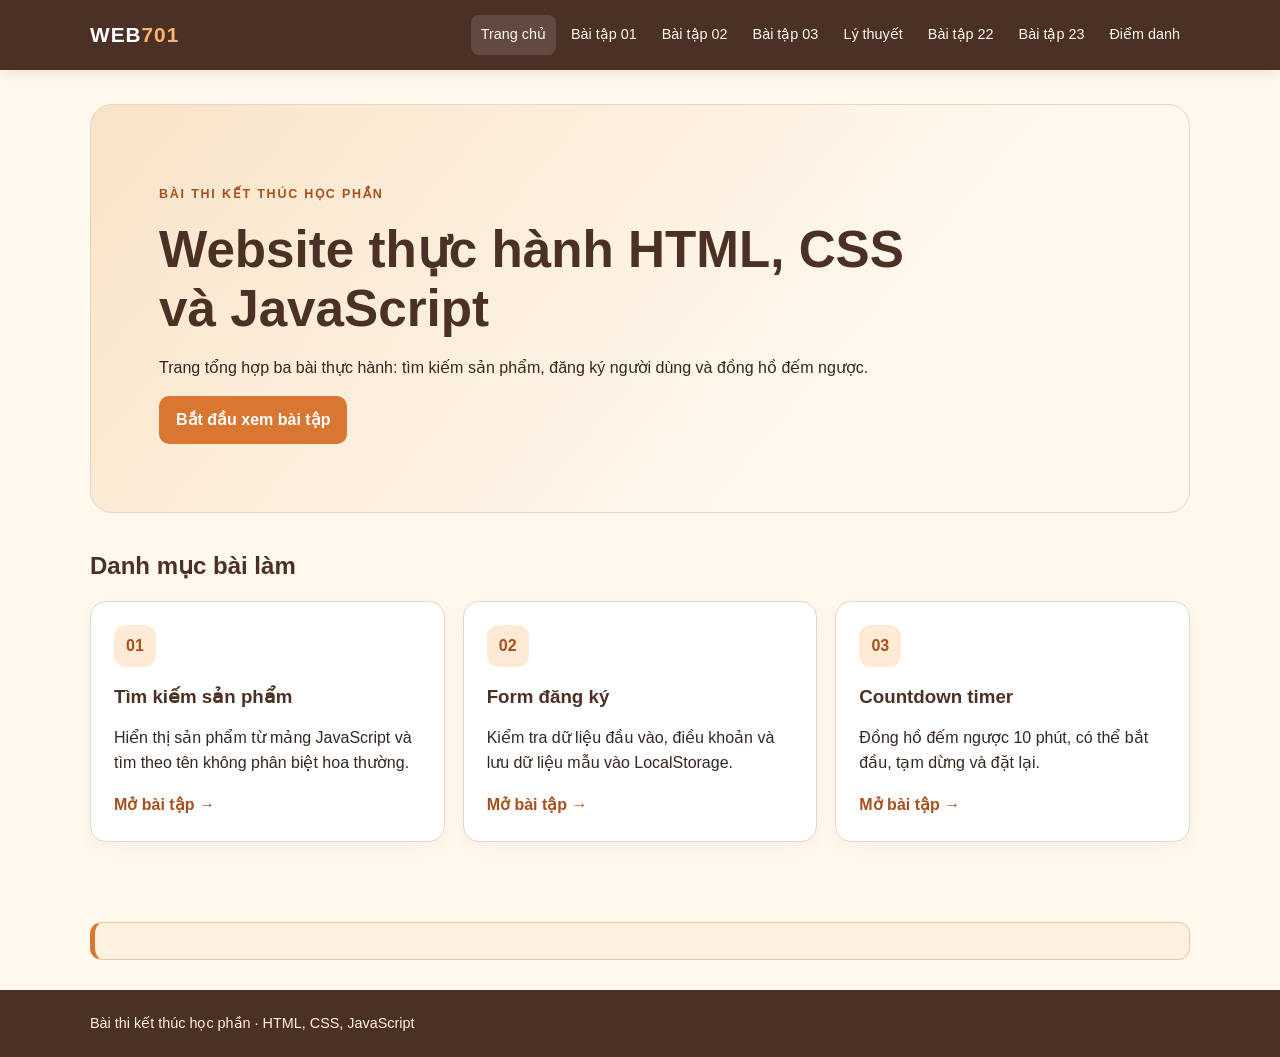
<file: index.html>
<!DOCTYPE html>
<html lang="vi">
<head>
  <meta charset="UTF-8">
  <meta name="viewport" content="width=device-width, initial-scale=1.0">
  <title>Trang chủ | Bài thi kết thúc học phần</title>
  <link rel="stylesheet" href="css/style.css">
  <script src="js/script.js" defer></script>
</head>
<body>
  <header class="site-header">
    <div class="container header-inner">
      <a class="brand" href="index.html">WEB<span>701</span></a>
      <button class="menu-toggle" type="button" aria-label="Mở menu" aria-expanded="false">☰</button>
      <nav class="main-nav" aria-label="Menu chính">
        <a href="index.html" aria-current="page">Trang chủ</a>
        <a href="baitap01.html">Bài tập 01</a>
        <a href="baitap02.html">Bài tập 02</a>
        <a href="baitap03.html">Bài tập 03</a>
        <a href="about.html">Lý thuyết</a>
        <a href="baitap22.html">Bài tập 22</a>
        <a href="baitap23.html">Bài tập 23</a>
        <a href="contact.html">Điểm danh</a>
      </nav>
    </div>
  </header>
  <main class="container">
    <section class="hero">
      <p class="eyebrow">BÀI THI KẾT THÚC HỌC PHẦN</p>
      <h1>Website thực hành HTML, CSS và JavaScript</h1>
      <p>Trang tổng hợp ba bài thực hành: tìm kiếm sản phẩm, đăng ký người dùng và đồng hồ đếm ngược.</p>
      <a class="button" href="baitap01.html">Bắt đầu xem bài tập</a>
    </section>
    <section class="section">
      <h2>Danh mục bài làm</h2>
      <div class="card-grid">
        <article class="card"><span class="card-number">01</span><h3>Tìm kiếm sản phẩm</h3><p>Hiển thị sản phẩm từ mảng JavaScript và tìm theo tên không phân biệt hoa thường.</p><a href="baitap01.html">Mở bài tập →</a></article>
        <article class="card"><span class="card-number">02</span><h3>Form đăng ký</h3><p>Kiểm tra dữ liệu đầu vào, điều khoản và lưu dữ liệu mẫu vào LocalStorage.</p><a href="baitap02.html">Mở bài tập →</a></article>
        <article class="card"><span class="card-number">03</span><h3>Countdown timer</h3><p>Đồng hồ đếm ngược 10 phút, có thể bắt đầu, tạm dừng và đặt lại.</p><a href="baitap03.html">Mở bài tập →</a></article>
      </div>
    </section>
    <section class="notice">
    </section>
  </main>
  <footer class="site-footer"><div class="container">Bài thi kết thúc học phần · HTML, CSS, JavaScript</div></footer>
</body>
</html>
</file>
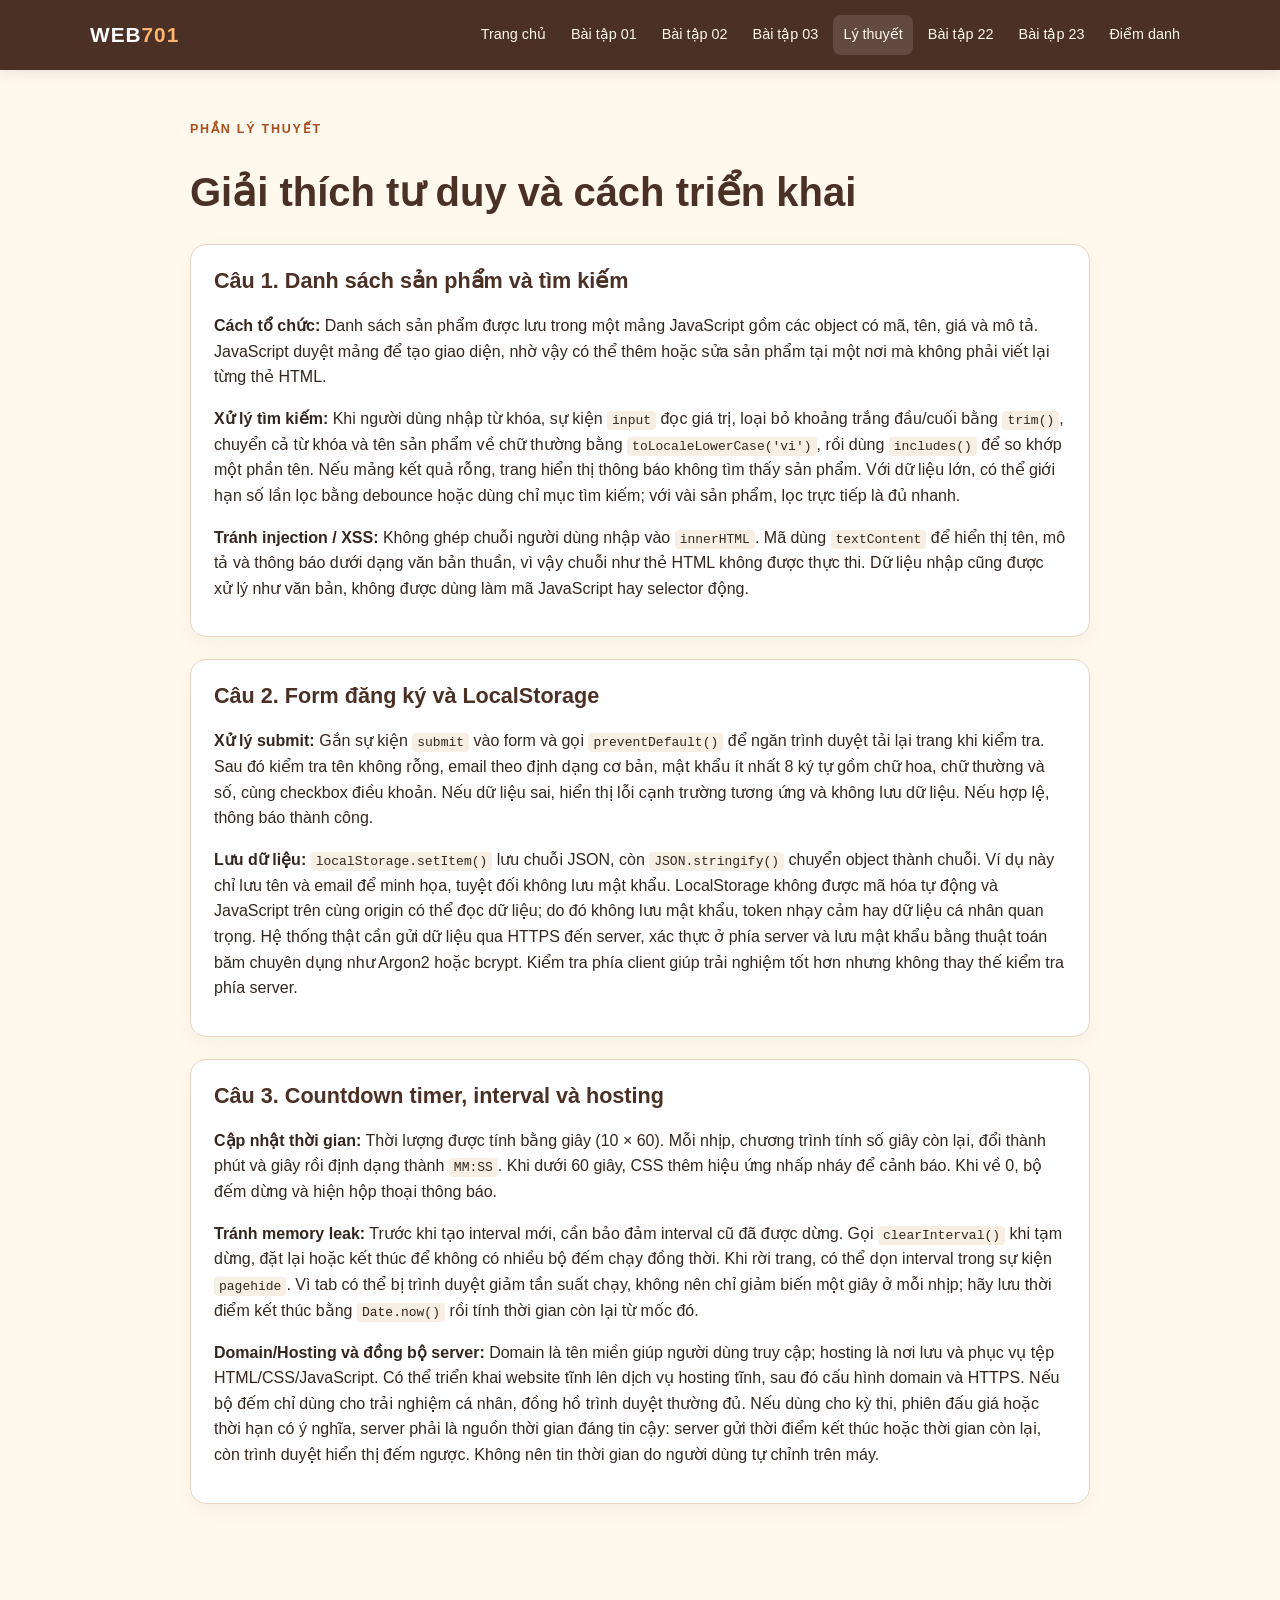
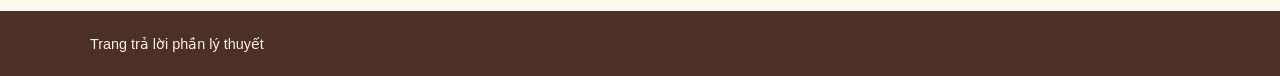
<file: about.html>
<!DOCTYPE html>
<html lang="vi">
<head><meta charset="UTF-8"><meta name="viewport" content="width=device-width, initial-scale=1.0"><title>Trả lời lý thuyết</title><link rel="stylesheet" href="css/style.css"><script src="js/script.js" defer></script></head>
<body>
<header class="site-header"><div class="container header-inner"><a class="brand" href="index.html">WEB<span>701</span></a><button class="menu-toggle" type="button" aria-label="Mở menu" aria-expanded="false">☰</button><nav class="main-nav" aria-label="Menu chính"><a href="index.html">Trang chủ</a><a href="baitap01.html">Bài tập 01</a><a href="baitap02.html">Bài tập 02</a><a href="baitap03.html">Bài tập 03</a><a href="about.html" aria-current="page">Lý thuyết</a><a href="baitap22.html">Bài tập 22</a><a href="baitap23.html">Bài tập 23</a><a href="contact.html">Điểm danh</a></nav></div></header>
<main class="container section theory">
<p class="eyebrow">PHẦN LÝ THUYẾT</p><h1>Giải thích tư duy và cách triển khai</h1>
<article class="theory-block"><h2>Câu 1. Danh sách sản phẩm và tìm kiếm</h2>
<p><strong>Cách tổ chức:</strong> Danh sách sản phẩm được lưu trong một mảng JavaScript gồm các object có mã, tên, giá và mô tả. JavaScript duyệt mảng để tạo giao diện, nhờ vậy có thể thêm hoặc sửa sản phẩm tại một nơi mà không phải viết lại từng thẻ HTML.</p>
<p><strong>Xử lý tìm kiếm:</strong> Khi người dùng nhập từ khóa, sự kiện <code>input</code> đọc giá trị, loại bỏ khoảng trắng đầu/cuối bằng <code>trim()</code>, chuyển cả từ khóa và tên sản phẩm về chữ thường bằng <code>toLocaleLowerCase('vi')</code>, rồi dùng <code>includes()</code> để so khớp một phần tên. Nếu mảng kết quả rỗng, trang hiển thị thông báo không tìm thấy sản phẩm. Với dữ liệu lớn, có thể giới hạn số lần lọc bằng debounce hoặc dùng chỉ mục tìm kiếm; với vài sản phẩm, lọc trực tiếp là đủ nhanh.</p>
<p><strong>Tránh injection / XSS:</strong> Không ghép chuỗi người dùng nhập vào <code>innerHTML</code>. Mã dùng <code>textContent</code> để hiển thị tên, mô tả và thông báo dưới dạng văn bản thuần, vì vậy chuỗi như thẻ HTML không được thực thi. Dữ liệu nhập cũng được xử lý như văn bản, không được dùng làm mã JavaScript hay selector động.</p></article>
<article class="theory-block"><h2>Câu 2. Form đăng ký và LocalStorage</h2>
<p><strong>Xử lý submit:</strong> Gắn sự kiện <code>submit</code> vào form và gọi <code>preventDefault()</code> để ngăn trình duyệt tải lại trang khi kiểm tra. Sau đó kiểm tra tên không rỗng, email theo định dạng cơ bản, mật khẩu ít nhất 8 ký tự gồm chữ hoa, chữ thường và số, cùng checkbox điều khoản. Nếu dữ liệu sai, hiển thị lỗi cạnh trường tương ứng và không lưu dữ liệu. Nếu hợp lệ, thông báo thành công.</p>
<p><strong>Lưu dữ liệu:</strong> <code>localStorage.setItem()</code> lưu chuỗi JSON, còn <code>JSON.stringify()</code> chuyển object thành chuỗi. Ví dụ này chỉ lưu tên và email để minh họa, tuyệt đối không lưu mật khẩu. LocalStorage không được mã hóa tự động và JavaScript trên cùng origin có thể đọc dữ liệu; do đó không lưu mật khẩu, token nhạy cảm hay dữ liệu cá nhân quan trọng. Hệ thống thật cần gửi dữ liệu qua HTTPS đến server, xác thực ở phía server và lưu mật khẩu bằng thuật toán băm chuyên dụng như Argon2 hoặc bcrypt. Kiểm tra phía client giúp trải nghiệm tốt hơn nhưng không thay thế kiểm tra phía server.</p></article>
<article class="theory-block"><h2>Câu 3. Countdown timer, interval và hosting</h2>
<p><strong>Cập nhật thời gian:</strong> Thời lượng được tính bằng giây (10 × 60). Mỗi nhịp, chương trình tính số giây còn lại, đổi thành phút và giây rồi định dạng thành <code>MM:SS</code>. Khi dưới 60 giây, CSS thêm hiệu ứng nhấp nháy để cảnh báo. Khi về 0, bộ đếm dừng và hiện hộp thoại thông báo.</p>
<p><strong>Tránh memory leak:</strong> Trước khi tạo interval mới, cần bảo đảm interval cũ đã được dừng. Gọi <code>clearInterval()</code> khi tạm dừng, đặt lại hoặc kết thúc để không có nhiều bộ đếm chạy đồng thời. Khi rời trang, có thể dọn interval trong sự kiện <code>pagehide</code>. Vì tab có thể bị trình duyệt giảm tần suất chạy, không nên chỉ giảm biến một giây ở mỗi nhịp; hãy lưu thời điểm kết thúc bằng <code>Date.now()</code> rồi tính thời gian còn lại từ mốc đó.</p>
<p><strong>Domain/Hosting và đồng bộ server:</strong> Domain là tên miền giúp người dùng truy cập; hosting là nơi lưu và phục vụ tệp HTML/CSS/JavaScript. Có thể triển khai website tĩnh lên dịch vụ hosting tĩnh, sau đó cấu hình domain và HTTPS. Nếu bộ đếm chỉ dùng cho trải nghiệm cá nhân, đồng hồ trình duyệt thường đủ. Nếu dùng cho kỳ thi, phiên đấu giá hoặc thời hạn có ý nghĩa, server phải là nguồn thời gian đáng tin cậy: server gửi thời điểm kết thúc hoặc thời gian còn lại, còn trình duyệt hiển thị đếm ngược. Không nên tin thời gian do người dùng tự chỉnh trên máy.</p></article>
</main><footer class="site-footer"><div class="container">Trang trả lời phần lý thuyết</div></footer>
</body></html>
</file>
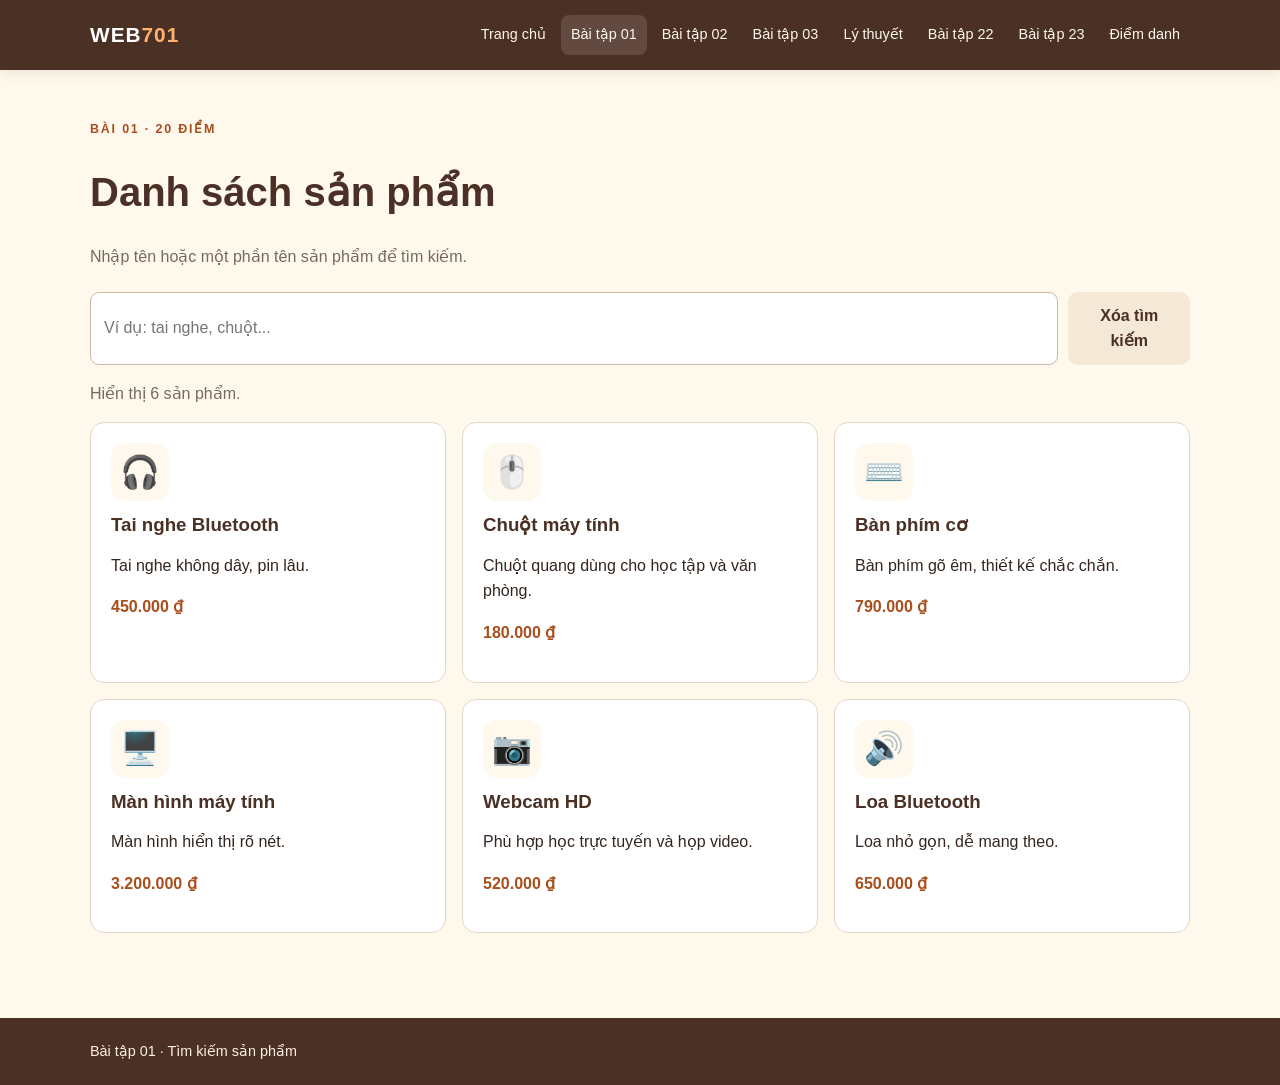
<file: baitap01.html>
<!DOCTYPE html>
<html lang="vi">
<head>
  <meta charset="UTF-8"><meta name="viewport" content="width=device-width, initial-scale=1.0">
  <title>Bài tập 01 | Tìm kiếm sản phẩm</title><link rel="stylesheet" href="css/style.css"><script src="js/script.js" defer></script>
</head>
<body data-page="products">
<header class="site-header"><div class="container header-inner"><a class="brand" href="index.html">WEB<span>701</span></a><button class="menu-toggle" type="button" aria-label="Mở menu" aria-expanded="false">☰</button><nav class="main-nav" aria-label="Menu chính"><a href="index.html">Trang chủ</a><a href="baitap01.html" aria-current="page">Bài tập 01</a><a href="baitap02.html">Bài tập 02</a><a href="baitap03.html">Bài tập 03</a><a href="about.html">Lý thuyết</a><a href="baitap22.html">Bài tập 22</a><a href="baitap23.html">Bài tập 23</a><a href="contact.html">Điểm danh</a></nav></div></header>
<main class="container section">
  <p class="eyebrow">BÀI 01 · 20 ĐIỂM</p><h1>Danh sách sản phẩm</h1><p class="muted">Nhập tên hoặc một phần tên sản phẩm để tìm kiếm.</p>
  <div class="search-bar"><label class="sr-only" for="product-search">Tìm sản phẩm</label><input id="product-search" type="search" placeholder="Ví dụ: tai nghe, chuột..." autocomplete="off"><button id="clear-search" class="button button-secondary" type="button">Xóa tìm kiếm</button></div>
  <p id="product-count" class="muted" aria-live="polite"></p><div id="product-list" class="product-grid" aria-live="polite"></div>
</main><footer class="site-footer"><div class="container">Bài tập 01 · Tìm kiếm sản phẩm</div></footer>
</body></html>
</file>
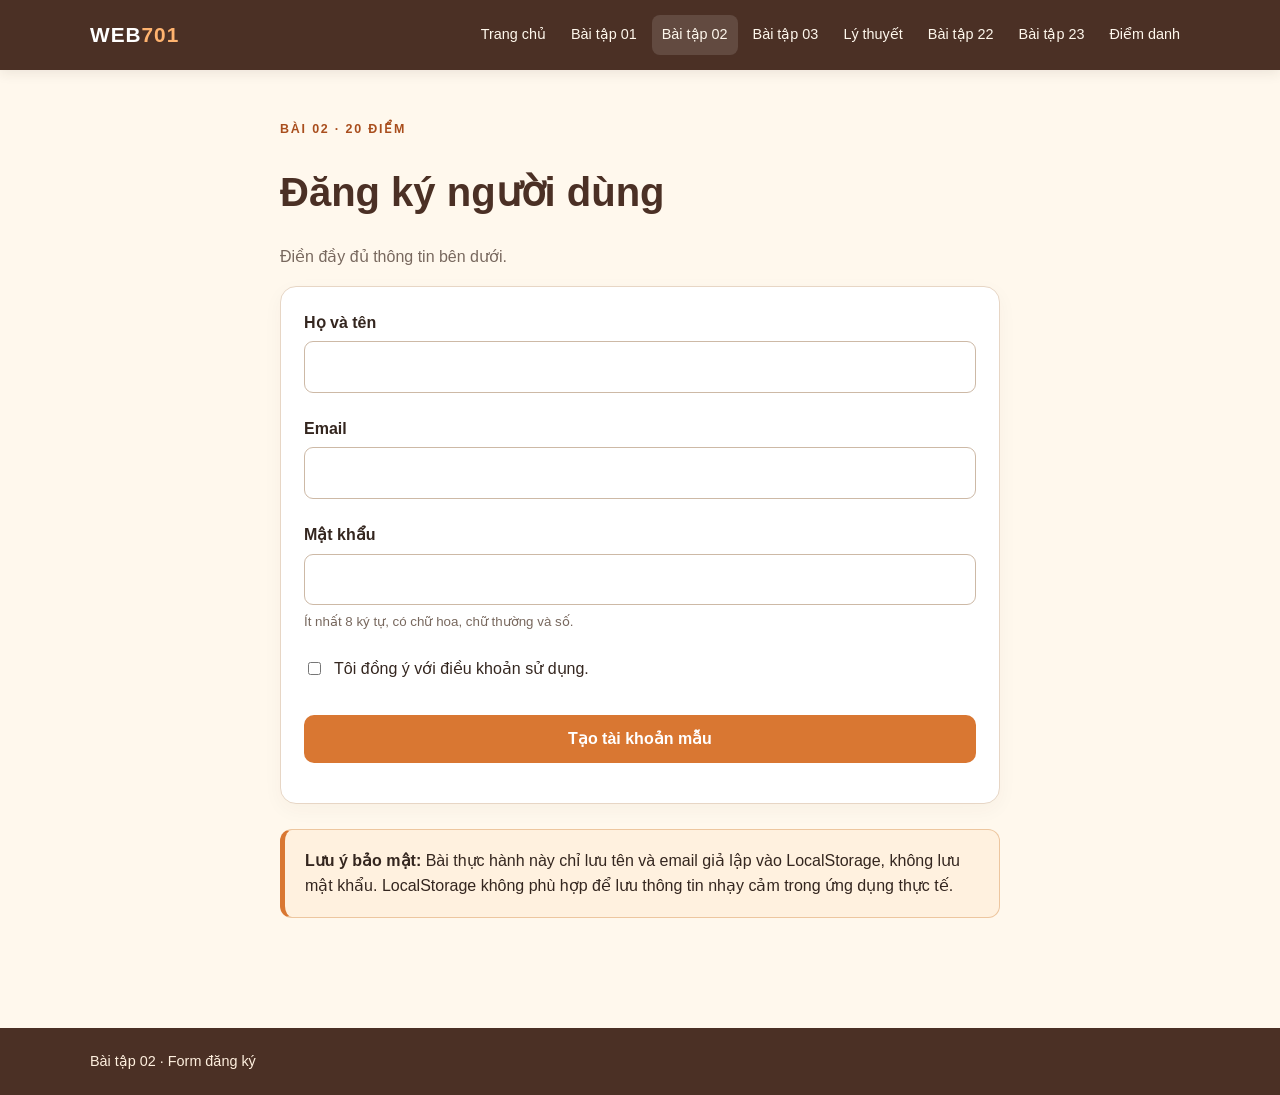
<file: baitap02.html>
<!DOCTYPE html>
<html lang="vi">
<head><meta charset="UTF-8"><meta name="viewport" content="width=device-width, initial-scale=1.0"><title>Bài tập 02 | Đăng ký</title><link rel="stylesheet" href="css/style.css"><script src="js/script.js" defer></script></head>
<body data-page="register">
<header class="site-header"><div class="container header-inner"><a class="brand" href="index.html">WEB<span>701</span></a><button class="menu-toggle" type="button" aria-label="Mở menu" aria-expanded="false">☰</button><nav class="main-nav" aria-label="Menu chính"><a href="index.html">Trang chủ</a><a href="baitap01.html">Bài tập 01</a><a href="baitap02.html" aria-current="page">Bài tập 02</a><a href="baitap03.html">Bài tập 03</a><a href="about.html">Lý thuyết</a><a href="baitap22.html">Bài tập 22</a><a href="baitap23.html">Bài tập 23</a><a href="contact.html">Điểm danh</a></nav></div></header>
<main class="container section narrow">
  <p class="eyebrow">BÀI 02 · 20 ĐIỂM</p><h1>Đăng ký người dùng</h1><p class="muted">Điền đầy đủ thông tin bên dưới.</p>
  <form id="register-form" class="form-card" novalidate>
    <div class="form-group"><label for="full-name">Họ và tên</label><input id="full-name" name="fullName" type="text" maxlength="100" required autocomplete="name"><small class="field-error" id="name-error"></small></div>
    <div class="form-group"><label for="email">Email</label><input id="email" name="email" type="email" maxlength="254" required autocomplete="email"><small class="field-error" id="email-error"></small></div>
    <div class="form-group"><label for="password">Mật khẩu</label><input id="password" name="password" type="password" minlength="8" required autocomplete="new-password" aria-describedby="password-help"><small id="password-help" class="muted">Ít nhất 8 ký tự, có chữ hoa, chữ thường và số.</small><small class="field-error" id="password-error"></small></div>
    <label class="checkbox-row"><input id="terms" name="terms" type="checkbox" required> Tôi đồng ý với điều khoản sử dụng.</label><small class="field-error" id="terms-error"></small>
    <button class="button full-width" type="submit">Tạo tài khoản mẫu</button><p id="register-message" class="form-message" role="status" aria-live="polite"></p>
  </form>
  <div class="notice"><strong>Lưu ý bảo mật:</strong> Bài thực hành này chỉ lưu tên và email giả lập vào LocalStorage, không lưu mật khẩu. LocalStorage không phù hợp để lưu thông tin nhạy cảm trong ứng dụng thực tế.</div>
</main><footer class="site-footer"><div class="container">Bài tập 02 · Form đăng ký</div></footer>
</body></html>
</file>
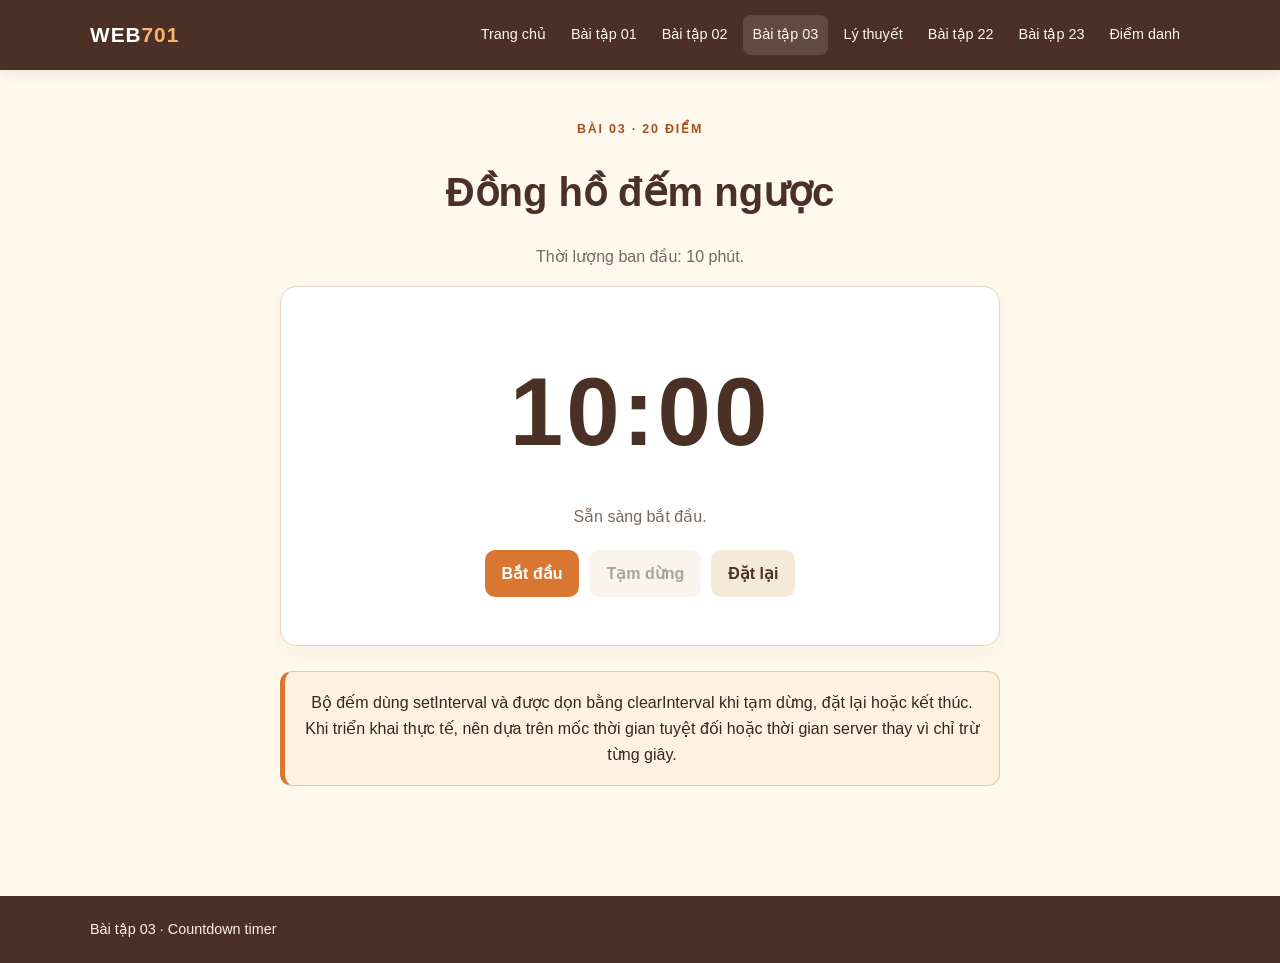
<file: baitap03.html>
<!DOCTYPE html>
<html lang="vi">
<head><meta charset="UTF-8"><meta name="viewport" content="width=device-width, initial-scale=1.0"><title>Bài tập 03 | Countdown</title><link rel="stylesheet" href="css/style.css"><script src="js/script.js" defer></script></head>
<body data-page="timer">
<header class="site-header"><div class="container header-inner"><a class="brand" href="index.html">WEB<span>701</span></a><button class="menu-toggle" type="button" aria-label="Mở menu" aria-expanded="false">☰</button><nav class="main-nav" aria-label="Menu chính"><a href="index.html">Trang chủ</a><a href="baitap01.html">Bài tập 01</a><a href="baitap02.html">Bài tập 02</a><a href="baitap03.html" aria-current="page">Bài tập 03</a><a href="about.html">Lý thuyết</a><a href="baitap22.html">Bài tập 22</a><a href="baitap23.html">Bài tập 23</a><a href="contact.html">Điểm danh</a></nav></div></header>
<main class="container section narrow timer-section">
  <p class="eyebrow">BÀI 03 · 20 ĐIỂM</p><h1>Đồng hồ đếm ngược</h1><p class="muted">Thời lượng ban đầu: 10 phút.</p>
  <section class="timer-card"><div id="timer-display" class="timer-display" role="timer" aria-live="off">10:00</div><p id="timer-status" class="muted" aria-live="polite">Sẵn sàng bắt đầu.</p><div class="timer-actions"><button id="timer-start" class="button" type="button">Bắt đầu</button><button id="timer-pause" class="button button-secondary" type="button" disabled>Tạm dừng</button><button id="timer-reset" class="button button-secondary" type="button">Đặt lại</button></div></section>
  <p class="notice">Bộ đếm dùng setInterval và được dọn bằng clearInterval khi tạm dừng, đặt lại hoặc kết thúc. Khi triển khai thực tế, nên dựa trên mốc thời gian tuyệt đối hoặc thời gian server thay vì chỉ trừ từng giây.</p>
</main><footer class="site-footer"><div class="container">Bài tập 03 · Countdown timer</div></footer>
</body></html>
</file>
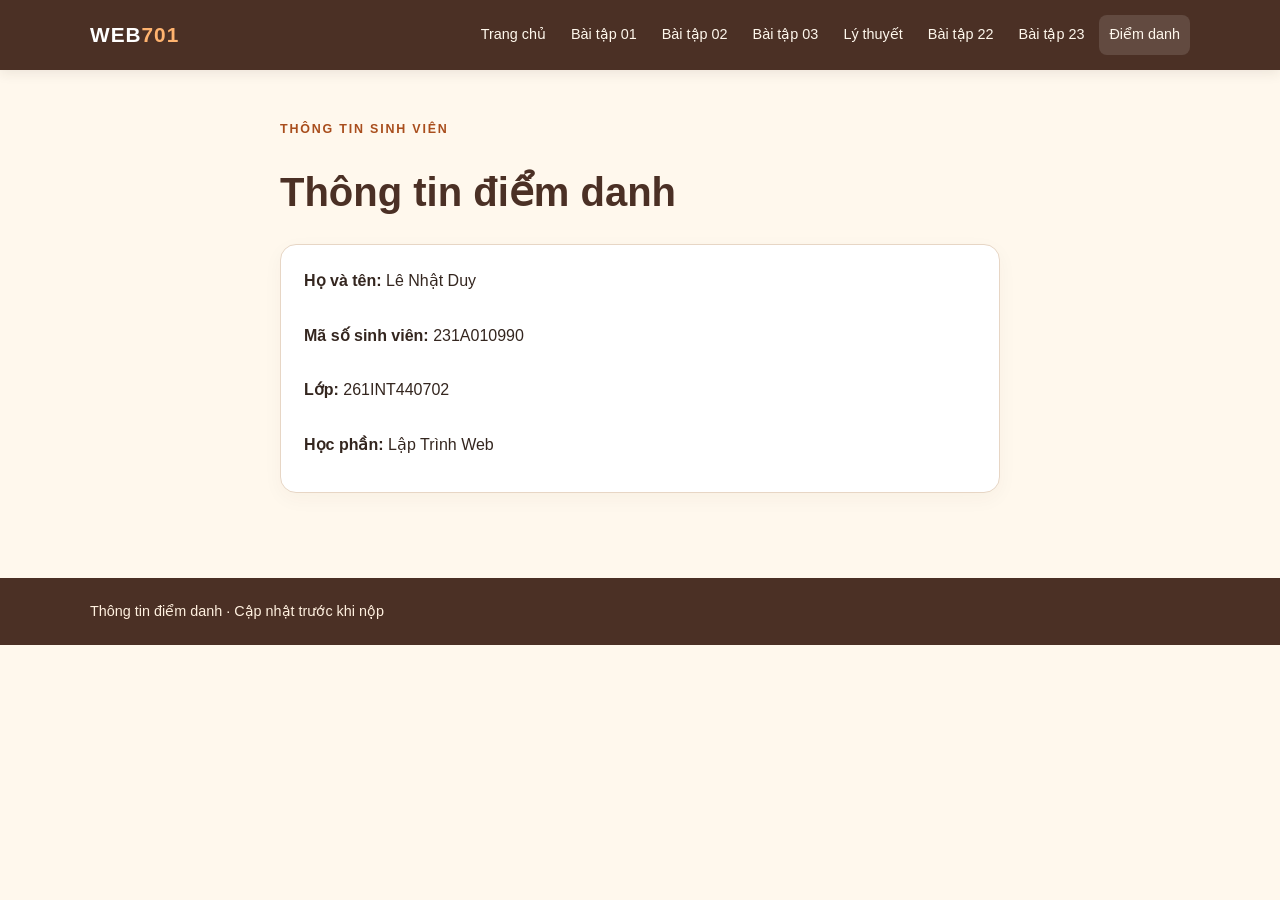
<file: contact.html>
<!DOCTYPE html>
<html lang="vi">
<head><meta charset="UTF-8"><meta name="viewport" content="width=device-width, initial-scale=1.0"><title>Thông tin điểm danh</title><link rel="stylesheet" href="css/style.css"><script src="js/script.js" defer></script></head>
<body>
<header class="site-header"><div class="container header-inner"><a class="brand" href="index.html">WEB<span>701</span></a><button class="menu-toggle" type="button" aria-label="Mở menu" aria-expanded="false">☰</button><nav class="main-nav" aria-label="Menu chính"><a href="index.html">Trang chủ</a><a href="baitap01.html">Bài tập 01</a><a href="baitap02.html">Bài tập 02</a><a href="baitap03.html">Bài tập 03</a><a href="about.html">Lý thuyết</a><a href="baitap22.html">Bài tập 22</a><a href="baitap23.html">Bài tập 23</a><a href="contact.html" aria-current="page">Điểm danh</a></nav></div></header>
<main class="container section narrow"><p class="eyebrow">THÔNG TIN SINH VIÊN</p><h1>Thông tin điểm danh</h1>
<div class="form-card attendance">
<p><strong>Họ và tên:</strong> Lê Nhật Duy</p>
<p><strong>Mã số sinh viên:</strong> 231A010990</p>
<p><strong>Lớp:</strong> 261INT440702</p>
<p><strong>Học phần:</strong> Lập Trình Web</p>

</div></main><footer class="site-footer"><div class="container">Thông tin điểm danh · Cập nhật trước khi nộp</div></footer>
</body></html>
</file>
<file: css/style.css>
:root{--cream:#fff8ed;--cream-dark:#f4e8d6;--orange:#d97732;--orange-dark:#a94e1d;--brown:#4b3025;--text:#34261f;--muted:#78685e;--white:#fff;--border:#e7d6c5;--success:#26734d;--danger:#b42318}
*{box-sizing:border-box}html{scroll-behavior:smooth}body{margin:0;background:var(--cream);color:var(--text);font-family:Arial,Helvetica,sans-serif;line-height:1.6}a{color:var(--orange-dark)}a:hover{color:var(--brown)}.container{width:min(1100px,92%);margin-inline:auto}.site-header{background:var(--brown);color:white;position:sticky;top:0;z-index:10;box-shadow:0 3px 12px #34261f18}.header-inner{min-height:70px;display:flex;align-items:center;justify-content:space-between;gap:20px}.brand{font-size:1.3rem;font-weight:800;letter-spacing:1px;color:white;text-decoration:none;white-space:nowrap}.brand span{color:#ffb36f}.main-nav{display:flex;flex-wrap:wrap;align-items:center;gap:5px}.main-nav a{color:#fff8ed;text-decoration:none;padding:8px 10px;border-radius:8px;font-size:.9rem}.main-nav a:hover,.main-nav a[aria-current=page]{background:#ffffff20}.menu-toggle{display:none;border:1px solid #ffffff70;background:transparent;color:white;padding:7px 10px;border-radius:8px;font-size:1.2rem}.hero{margin-top:34px;padding:clamp(28px,6vw,68px);border-radius:22px;background:linear-gradient(130deg,#f9e3c8,#fff8ed 68%);border:1px solid var(--border)}.hero h1{font-size:clamp(2rem,5vw,3.2rem);line-height:1.15;max-width:750px;margin:.3em 0}.hero p{max-width:720px}.eyebrow{font-size:.78rem;font-weight:800;letter-spacing:1.8px;color:var(--orange-dark)}h1,h2,h3{line-height:1.25;color:var(--brown)}h1{font-size:clamp(1.8rem,4vw,2.5rem)}h2{margin-top:0}.section{padding-top:38px;padding-bottom:55px}.card-grid{display:grid;grid-template-columns:repeat(3,minmax(0,1fr));gap:18px}.card,.form-card,.timer-card,.theory-block{background:var(--white);border:1px solid var(--border);border-radius:16px;padding:23px;box-shadow:0 6px 20px #4b30250a}.card-number{display:inline-grid;place-items:center;background:#ffead6;color:var(--orange-dark);width:42px;height:42px;border-radius:12px;font-weight:800}.card h3{margin-bottom:8px}.card a{font-weight:700;text-decoration:none}.button{display:inline-flex;align-items:center;justify-content:center;border:0;border-radius:10px;background:var(--orange);color:white;font-weight:700;text-decoration:none;padding:11px 17px;cursor:pointer;font:inherit;font-weight:700}.button:hover{background:var(--orange-dark);color:white}.button:disabled{opacity:.45;cursor:not-allowed}.button-secondary{background:var(--cream-dark);color:var(--brown)}.button-secondary:hover{background:#ead5be;color:var(--brown)}.notice{margin:25px 0;padding:18px 20px;border:1px solid #edc69f;border-left:5px solid var(--orange);background:#fff1df;border-radius:12px}.muted{color:var(--muted)}.search-bar{display:flex;gap:10px;margin:22px 0 10px}.search-bar input,.form-group input{width:100%;padding:12px 13px;border:1px solid #cdb9a6;border-radius:9px;background:#fff;font:inherit;color:var(--text)}input:focus{outline:3px solid #d9773230;border-color:var(--orange)}.product-grid{display:grid;grid-template-columns:repeat(3,minmax(0,1fr));gap:16px;margin-top:15px}.product-card{padding:20px;background:#fff;border:1px solid var(--border);border-radius:14px}.product-icon{font-size:2rem;background:var(--cream);width:58px;height:58px;display:grid;place-items:center;border-radius:14px}.product-card h3{margin:12px 0 5px}.price{color:var(--orange-dark);font-weight:800}.empty-state{grid-column:1/-1;padding:25px;text-align:center;background:white;border:1px dashed var(--border);border-radius:12px}.narrow{max-width:720px}.form-card{display:grid;gap:17px}.form-group{display:grid;gap:6px}.form-group label{font-weight:700}.field-error{min-height:0;color:var(--danger);font-size:.88rem}.checkbox-row{display:flex;align-items:flex-start;gap:10px}.checkbox-row input{margin-top:6px;accent-color:var(--orange)}.full-width{width:100%}.form-message{margin:0;font-weight:700}.form-message.success{color:var(--success)}.form-message.error{color:var(--danger)}.timer-section{text-align:center}.timer-card{padding:clamp(24px,6vw,48px)}.timer-display{font-size:clamp(3.5rem,12vw,6rem);font-weight:800;letter-spacing:3px;color:var(--brown);font-variant-numeric:tabular-nums}.timer-display.warning{color:var(--danger);animation:pulse 1s infinite}.timer-actions{display:flex;flex-wrap:wrap;justify-content:center;gap:10px;margin-top:20px}@keyframes pulse{0%,100%{opacity:1;transform:scale(1)}50%{opacity:.65;transform:scale(1.025)}}.theory{max-width:900px}.theory-block{margin:22px 0}.theory-block h2{font-size:1.35rem}.theory-block p{margin-bottom:12px}.theory-block code{background:#f7eee4;padding:2px 5px;border-radius:4px}.attendance p{margin:0 0 12px;overflow-wrap:anywhere}.site-footer{background:var(--brown);color:#fff0df;padding:22px 0;margin-top:30px;font-size:.9rem}.sr-only{position:absolute;width:1px;height:1px;padding:0;margin:-1px;overflow:hidden;clip:rect(0,0,0,0);white-space:nowrap;border:0}
@media(max-width:850px){.header-inner{flex-wrap:wrap;padding:12px 0}.menu-toggle{display:block}.main-nav{display:none;flex-basis:100%;flex-direction:column;align-items:stretch}.main-nav.open{display:flex}.main-nav a{padding:10px 12px}.card-grid,.product-grid{grid-template-columns:repeat(2,minmax(0,1fr))}}
@media(max-width:560px){.card-grid,.product-grid{grid-template-columns:1fr}.search-bar{flex-direction:column}.search-bar .button{width:100%}.hero{margin-top:20px}.section{padding-top:25px}.card,.form-card,.theory-block{padding:18px}.timer-actions .button{flex:1 1 40%}}
</file>
